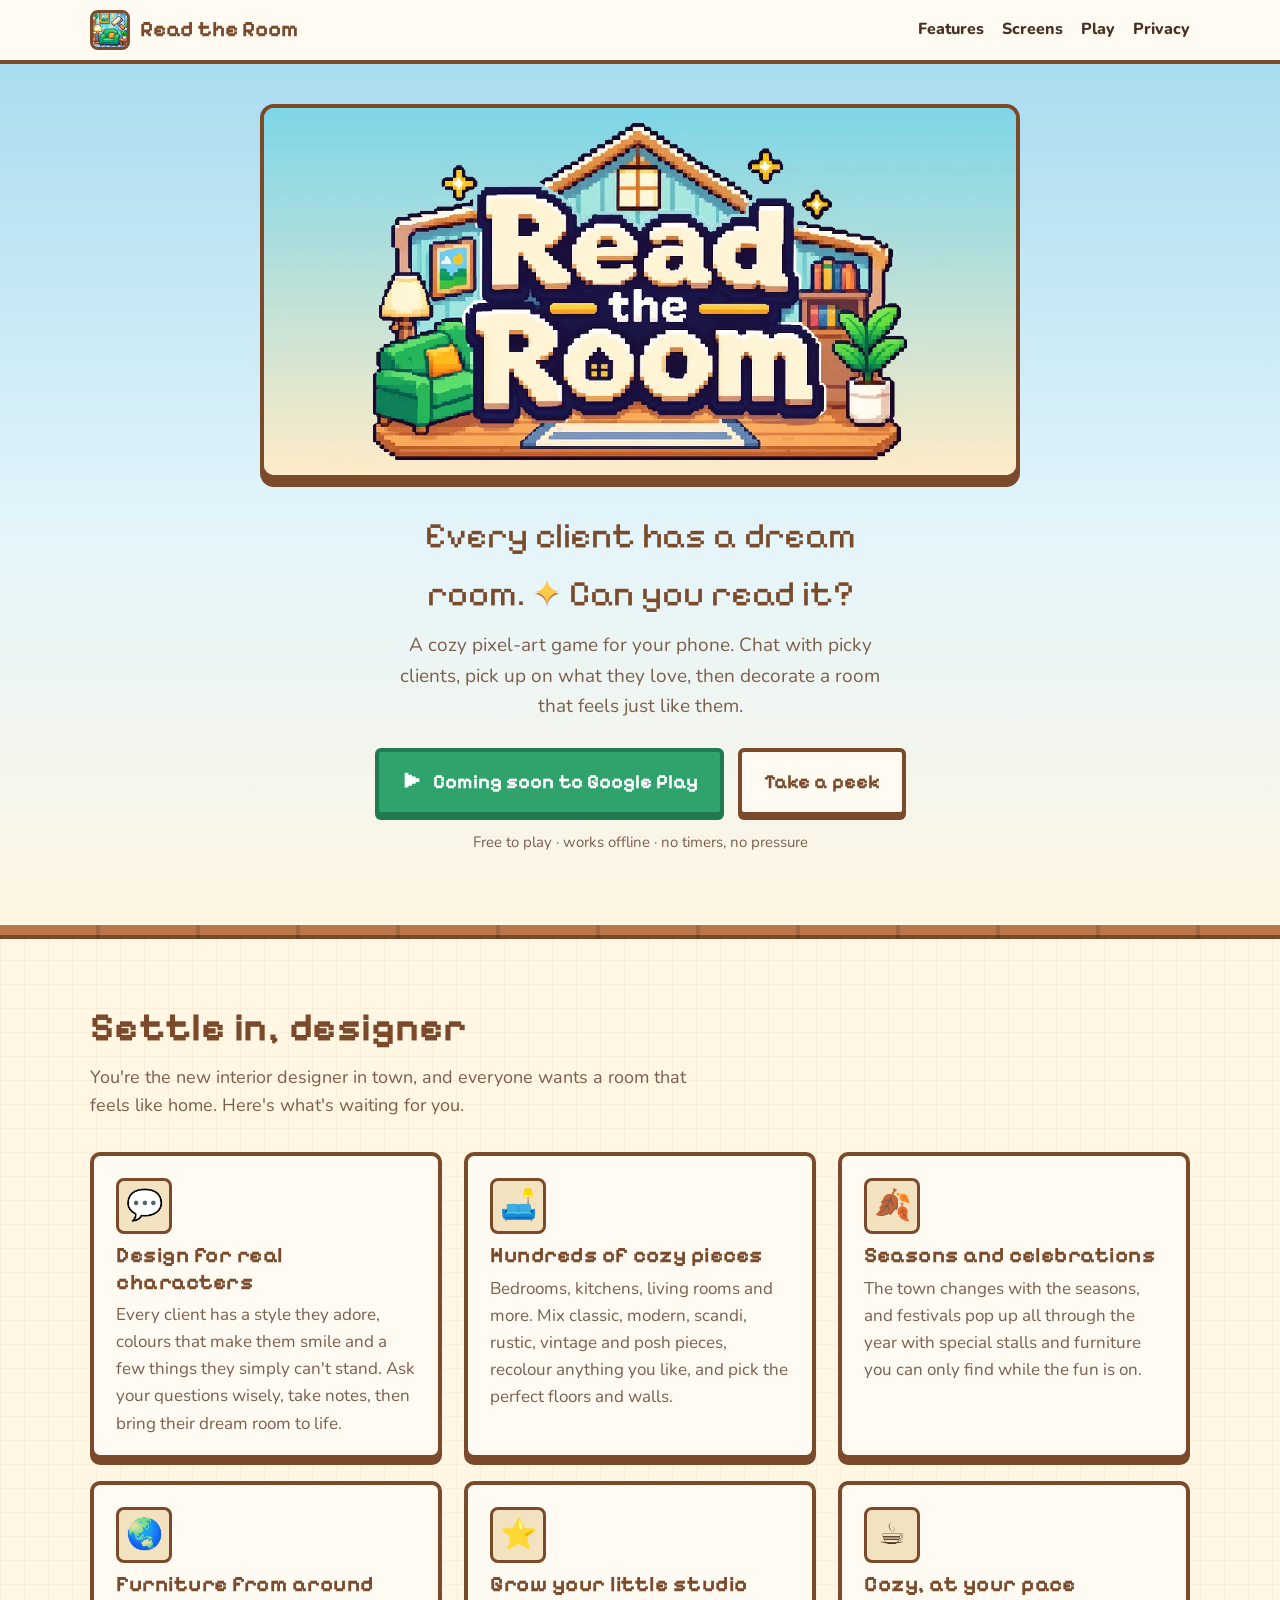
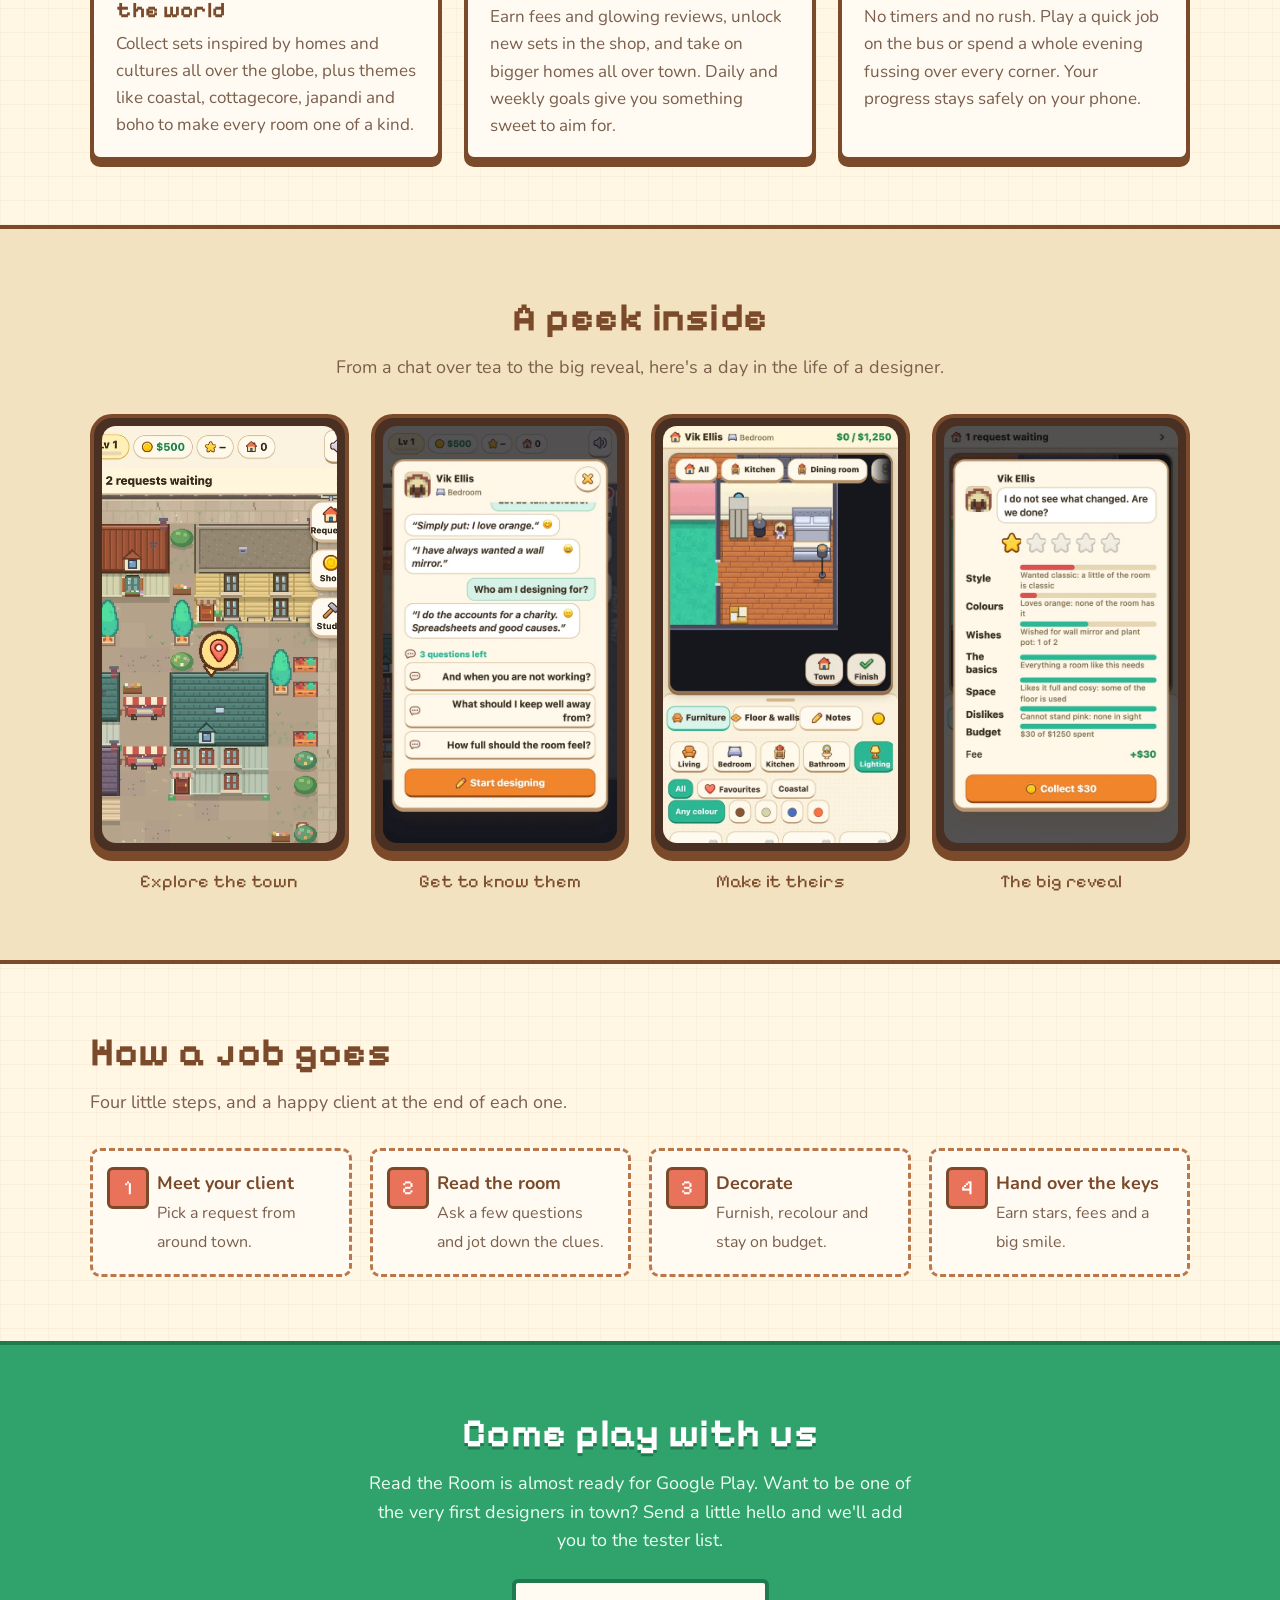
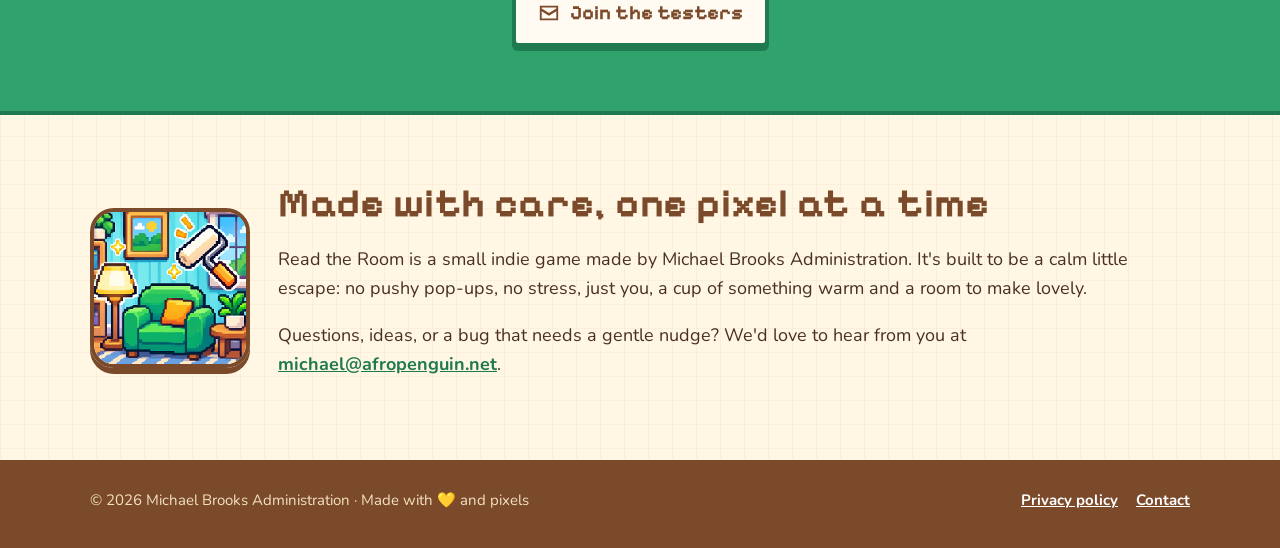
<file: index.html>
<!doctype html>
<html lang="en">
<head>
  <meta charset="utf-8">
  <meta name="viewport" content="width=device-width, initial-scale=1">
  <title>Read the Room · a cozy pixel-art room design game</title>
  <meta name="description" content="Read the Room is a cozy pixel-art mobile game. Interview picky clients, then design the rooms they dream of. Coming soon to Google Play.">
  <meta name="theme-color" content="#a9dcef">
  <link rel="icon" type="image/png" href="img/favicon.png">
  <link rel="apple-touch-icon" href="img/apple-touch-icon.png">

  <meta property="og:type" content="website">
  <meta property="og:title" content="Read the Room">
  <meta property="og:description" content="Interview picky clients, then design the cozy pixel-art rooms they dream of.">
  <meta property="og:image" content="https://mbrooks8.github.io/img/og.jpg">
  <meta property="og:url" content="https://mbrooks8.github.io/">
  <meta name="twitter:card" content="summary_large_image">

  <link rel="preconnect" href="https://fonts.googleapis.com">
  <link rel="preconnect" href="https://fonts.gstatic.com" crossorigin>
  <link href="https://fonts.googleapis.com/css2?family=Nunito:wght@400;700;800&family=Pixelify+Sans:wght@500;700&display=swap" rel="stylesheet">
  <link rel="stylesheet" href="style.css">
</head>
<body>
  <a class="skip" href="#main">Skip to the good stuff</a>

  <header class="site-header">
    <div class="wrap">
      <a class="brand" href="./"><img src="img/icon-192.png" alt="" width="40" height="40"><span>Read the Room</span></a>
      <nav class="nav" aria-label="Main">
        <a class="hide-sm" href="#features">Features</a>
        <a class="hide-sm" href="#screens">Screens</a>
        <a href="#play">Play</a>
        <a href="privacy.html">Privacy</a>
      </nav>
    </div>
  </header>

  <main id="main">
    <!-- Hero -->
    <section class="hero">
      <div class="wrap">
        <img class="hero-art pixel" src="img/hero.webp" width="1024" height="500"
             alt="Read the Room logo over a cozy pixel-art living room with a green armchair, a lamp and a paint roller">
        <p class="tagline">Every client has a dream room. <span class="sparkle">✦</span> Can you read it?</p>
        <p class="lede">A cozy pixel-art game for your phone. Chat with picky clients, pick up on what they love, then decorate a room that feels just like them.</p>
        <div class="cta-row">
          <a class="btn" href="#play">
            <svg viewBox="0 0 24 24" aria-hidden="true"><path fill="currentColor" d="M4 2h4v2h4v2h4v2h4v4h-4v2h-4v2H8v2H4z"/></svg>
            Coming soon to Google Play
          </a>
          <a class="btn alt" href="#features">Take a peek</a>
        </div>
        <p class="soon-note">Free to play · works offline · no timers, no pressure</p>
      </div>
    </section>

    <hr class="plank">

    <!-- Features -->
    <section id="features">
      <div class="wrap">
        <h2>Settle in, designer</h2>
        <p class="section-intro">You're the new interior designer in town, and everyone wants a room that feels like home. Here's what's waiting for you.</p>

        <div class="features">
          <article class="card">
            <div class="icon" aria-hidden="true">💬</div>
            <h3>Design for real characters</h3>
            <p>Every client has a style they adore, colours that make them smile and a few things they simply can't stand. Ask your questions wisely, take notes, then bring their dream room to life.</p>
          </article>
          <article class="card">
            <div class="icon" aria-hidden="true">🛋️</div>
            <h3>Hundreds of cozy pieces</h3>
            <p>Bedrooms, kitchens, living rooms and more. Mix classic, modern, scandi, rustic, vintage and posh pieces, recolour anything you like, and pick the perfect floors and walls.</p>
          </article>
          <article class="card">
            <div class="icon" aria-hidden="true">🍂</div>
            <h3>Seasons and celebrations</h3>
            <p>The town changes with the seasons, and festivals pop up all through the year with special stalls and furniture you can only find while the fun is on.</p>
          </article>
          <article class="card">
            <div class="icon" aria-hidden="true">🌏</div>
            <h3>Furniture from around the world</h3>
            <p>Collect sets inspired by homes and cultures all over the globe, plus themes like coastal, cottagecore, japandi and boho to make every room one of a kind.</p>
          </article>
          <article class="card">
            <div class="icon" aria-hidden="true">⭐</div>
            <h3>Grow your little studio</h3>
            <p>Earn fees and glowing reviews, unlock new sets in the shop, and take on bigger homes all over town. Daily and weekly goals give you something sweet to aim for.</p>
          </article>
          <article class="card">
            <div class="icon" aria-hidden="true">☕</div>
            <h3>Cozy, at your pace</h3>
            <p>No timers and no rush. Play a quick job on the bus or spend a whole evening fussing over every corner. Your progress stays safely on your phone.</p>
          </article>
        </div>
      </div>
    </section>

    <!-- Screenshots -->
    <section id="screens" class="shots-band">
      <div class="wrap">
        <h2 class="center">A peek inside</h2>
        <p class="section-intro center" style="margin-inline:auto">From a chat over tea to the big reveal, here's a day in the life of a designer.</p>
        <div class="shots">
          <figure>
            <div class="phone"><img src="img/town.webp" width="540" height="810" loading="lazy" alt="The pixel-art town map with houses waiting for a designer"></div>
            <figcaption>Explore the town</figcaption>
          </figure>
          <figure>
            <div class="phone"><img src="img/interview.webp" width="540" height="960" loading="lazy" alt="Chatting with a client to learn their style"></div>
            <figcaption>Get to know them</figcaption>
          </figure>
          <figure>
            <div class="phone"><img src="img/design.webp" width="540" height="960" loading="lazy" alt="Decorating a bedroom with furniture from the catalogue"></div>
            <figcaption>Make it theirs</figcaption>
          </figure>
          <figure>
            <div class="phone"><img src="img/review.webp" width="540" height="960" loading="lazy" alt="The client reviewing the finished room with a star rating"></div>
            <figcaption>The big reveal</figcaption>
          </figure>
        </div>
      </div>
    </section>

    <!-- How it plays -->
    <section>
      <div class="wrap">
        <h2>How a job goes</h2>
        <p class="section-intro">Four little steps, and a happy client at the end of each one.</p>
        <div class="steps">
          <div class="step"><strong>Meet your client</strong><span>Pick a request from around town.</span></div>
          <div class="step"><strong>Read the room</strong><span>Ask a few questions and jot down the clues.</span></div>
          <div class="step"><strong>Decorate</strong><span>Furnish, recolour and stay on budget.</span></div>
          <div class="step"><strong>Hand over the keys</strong><span>Earn stars, fees and a big smile.</span></div>
        </div>
      </div>
    </section>

    <!-- Play / tester sign-up -->
    <section id="play" class="signup">
      <div class="wrap">
        <h2>Come play with us</h2>
        <p>Read the Room is almost ready for Google Play. Want to be one of the very first designers in town? Send a little hello and we'll add you to the tester list.</p>
        <div class="cta-row">
          <!-- When the Play listing is live, change this href to:
               https://play.google.com/store/apps/details?id=com.afropenguin.readtheroom
               and the label to "Get it on Google Play". -->
          <a class="btn alt" href="mailto:michael@afropenguin.net?subject=I%27d%20love%20to%20test%20Read%20the%20Room">
            <svg viewBox="0 0 24 24" aria-hidden="true"><path fill="currentColor" d="M2 4h20v16H2zm2 2v1l8 5 8-5V6zm0 4v8h16v-8l-8 5z"/></svg>
            Join the testers
          </a>
        </div>
      </div>
    </section>

    <!-- Developer -->
    <section id="about">
      <div class="wrap dev">
        <img class="pixel" src="img/icon-192.png" width="160" height="160" alt="Read the Room app icon">
        <div>
          <h2>Made with care, one pixel at a time</h2>
          <p>Read the Room is a small indie game made by Michael Brooks Administration. It's built to be a calm little escape: no pushy pop-ups, no stress, just you, a cup of something warm and a room to make lovely.</p>
          <p>Questions, ideas, or a bug that needs a gentle nudge? We'd love to hear from you at <a href="mailto:michael@afropenguin.net">michael@afropenguin.net</a>.</p>
        </div>
      </div>
    </section>
  </main>

  <footer class="site-footer">
    <div class="wrap">
      <span>© 2026 Michael Brooks Administration · Made with 💛 and pixels</span>
      <nav aria-label="Footer">
        <a href="privacy.html">Privacy policy</a>
        <a href="mailto:michael@afropenguin.net">Contact</a>
      </nav>
    </div>
  </footer>
</body>
</html>
</file>
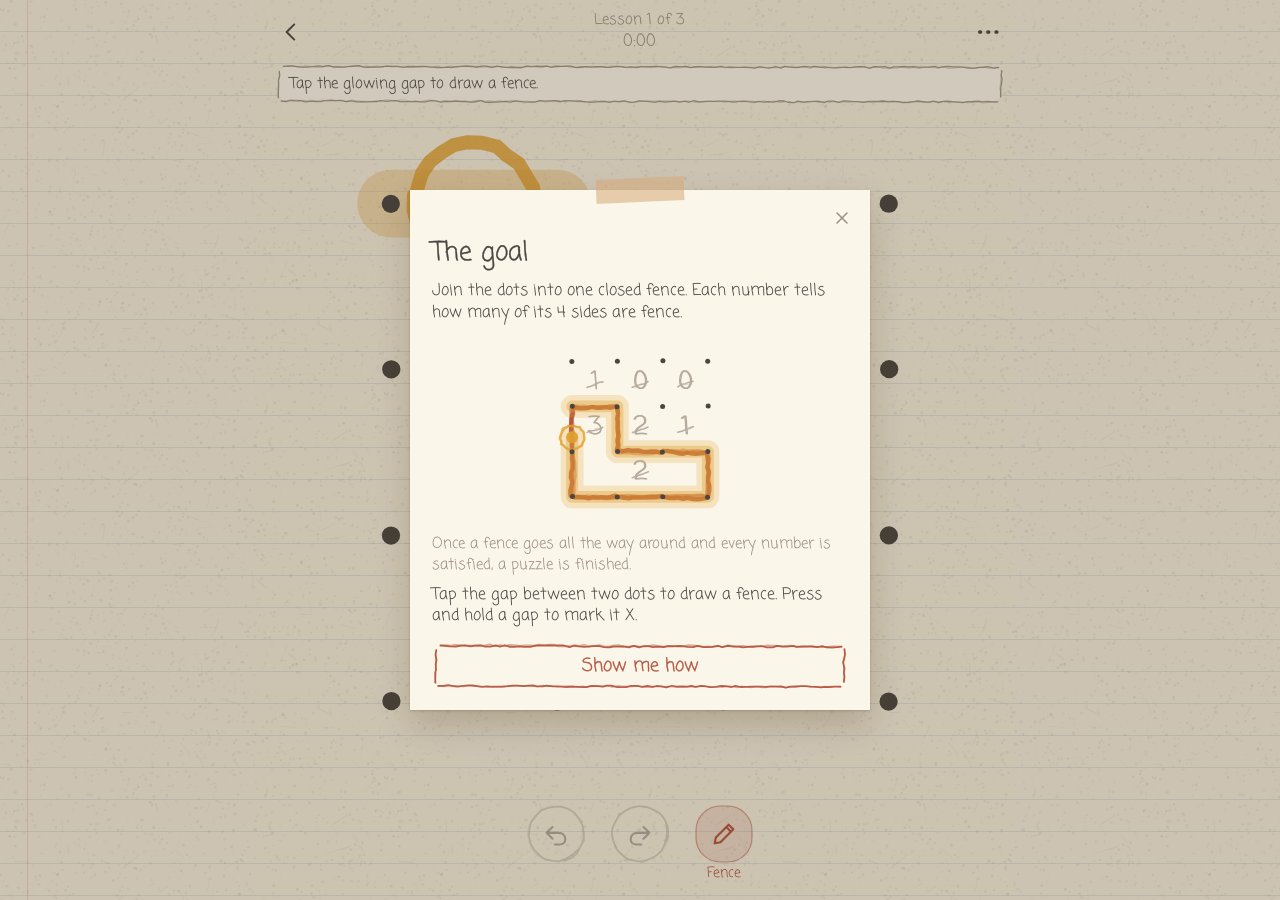
<file: fenceline/index.html>
<!doctype html>
<html lang="en">
<head>
<meta charset="utf-8">
<meta name="viewport" content="width=device-width, initial-scale=1, viewport-fit=cover">
<title>Fenceline</title>
<meta name="description" content="A cozy pencil-and-paper loop puzzle. Draw one fence, mind the numbers.">
<meta name="color-scheme" content="light dark">
<meta name="theme-color" content="#F5EDDC">
<meta name="mobile-web-app-capable" content="yes">
<meta name="apple-mobile-web-app-capable" content="yes">
<meta name="apple-mobile-web-app-title" content="Fenceline">
<meta name="apple-mobile-web-app-status-bar-style" content="default">
<meta name="format-detection" content="telephone=no">
<link rel="manifest" href="manifest.webmanifest">
<link rel="icon" type="image/png" sizes="192x192" href="icons/icon-192.png">
<link rel="apple-touch-icon" href="icons/apple-touch-icon.png">
<link rel="preload" href="fonts/coming-soon.woff2" as="font" type="font/woff2" crossorigin>
<link rel="stylesheet" href="style.css">
<script type="module" src="app.js"></script>
</head>
<body>
<div id="app"><noscript><p style="padding:24px">Fenceline needs JavaScript to draw the board.</p></noscript></div>
</body>
</html>
</file>
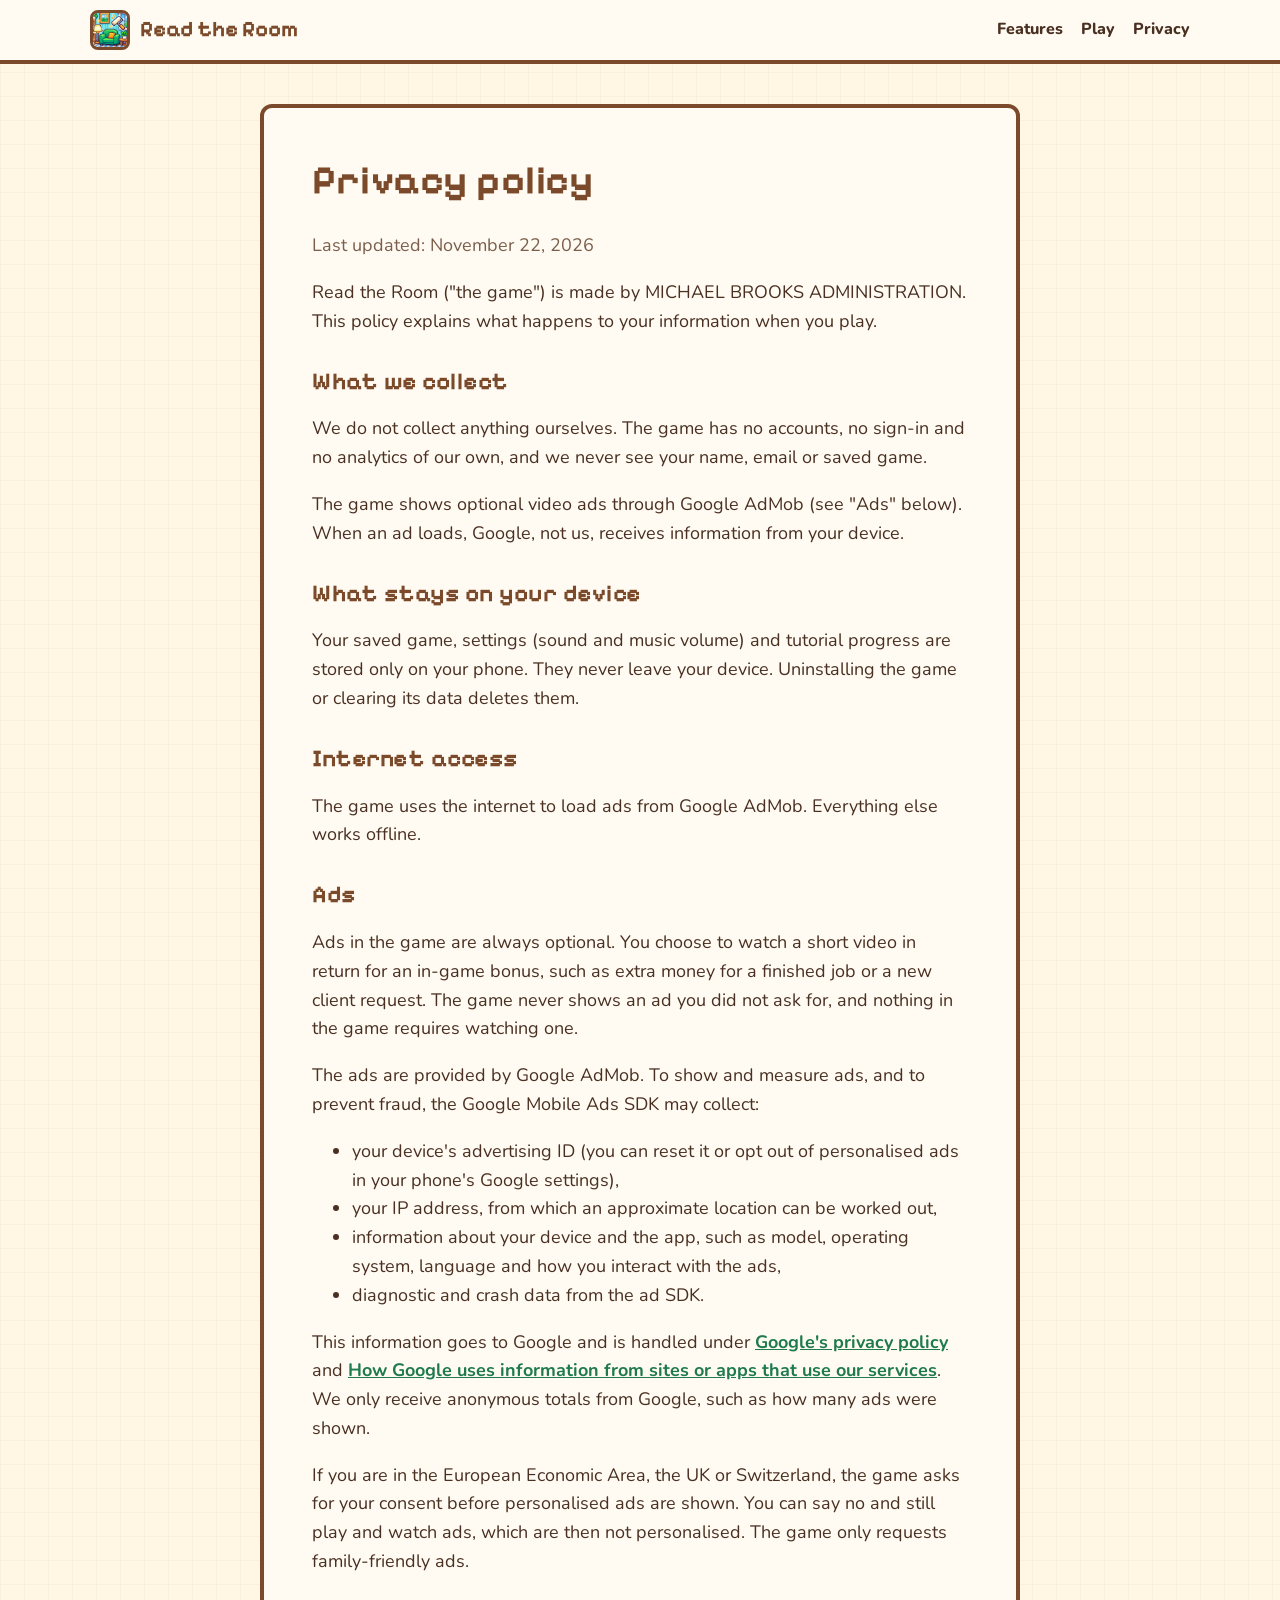
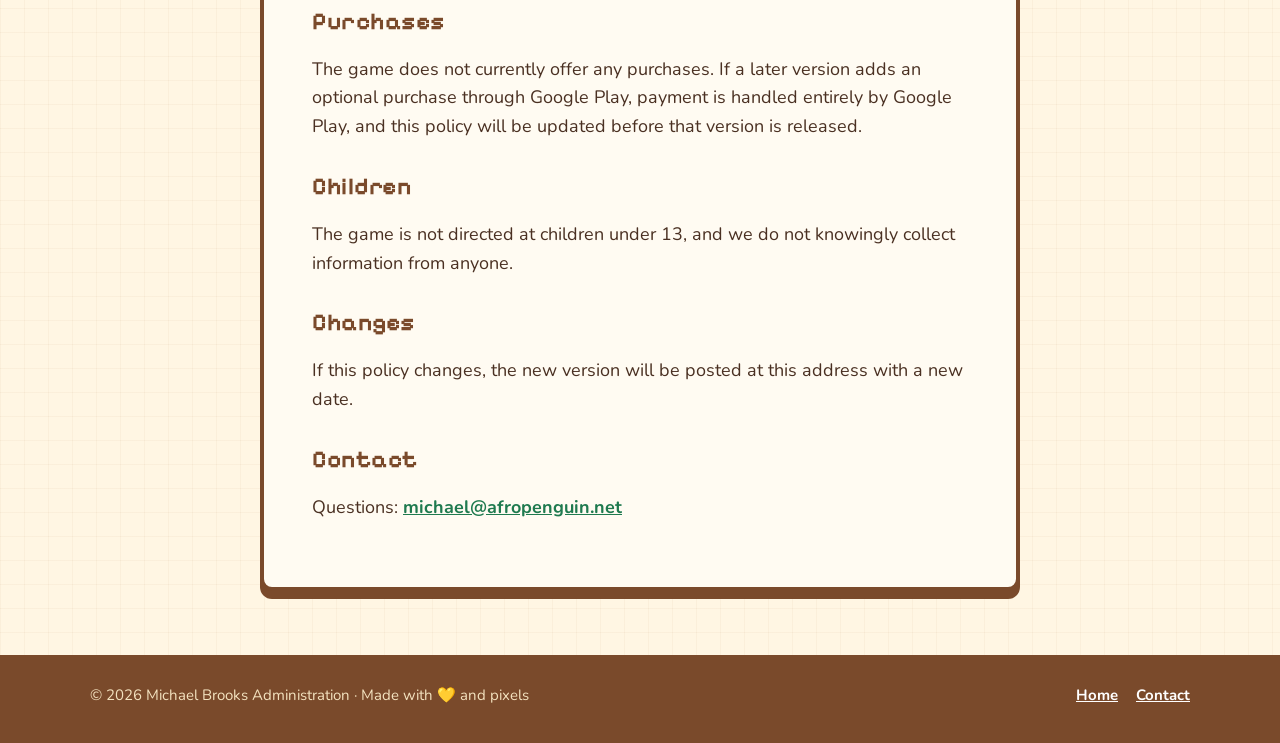
<file: privacy.html>
<!doctype html>
<html lang="en">
<head>
  <meta charset="utf-8">
  <meta name="viewport" content="width=device-width, initial-scale=1">
  <title>Privacy policy · Read the Room</title>
  <meta name="description" content="How Read the Room handles your information: your saved game stays on your phone, and optional ads come from Google AdMob.">
  <meta name="theme-color" content="#a9dcef">
  <link rel="icon" type="image/png" href="img/favicon.png">
  <link rel="preconnect" href="https://fonts.googleapis.com">
  <link rel="preconnect" href="https://fonts.gstatic.com" crossorigin>
  <link href="https://fonts.googleapis.com/css2?family=Nunito:wght@400;700;800&family=Pixelify+Sans:wght@500;700&display=swap" rel="stylesheet">
  <link rel="stylesheet" href="style.css">
</head>
<body>
  <header class="site-header">
    <div class="wrap">
      <a class="brand" href="./"><img src="img/icon-192.png" alt="" width="40" height="40"><span>Read the Room</span></a>
      <nav class="nav" aria-label="Main">
        <a href="./#features">Features</a>
        <a href="./#play">Play</a>
        <a href="privacy.html" aria-current="page">Privacy</a>
      </nav>
    </div>
  </header>

  <main class="page">
    <div class="wrap">
      <article class="paper">
        <h1>Privacy policy</h1>
        <p class="updated">Last updated: November 22, 2026</p>

        <p>Read the Room ("the game") is made by MICHAEL BROOKS ADMINISTRATION. This policy explains what happens to your information when you play.</p>

        <h2>What we collect</h2>
        <p>We do not collect anything ourselves. The game has no accounts, no sign-in and no analytics of our own, and we never see your name, email or saved game.</p>
        <p>The game shows optional video ads through Google AdMob (see "Ads" below). When an ad loads, Google, not us, receives information from your device.</p>

        <h2>What stays on your device</h2>
        <p>Your saved game, settings (sound and music volume) and tutorial progress are stored only on your phone. They never leave your device. Uninstalling the game or clearing its data deletes them.</p>

        <h2>Internet access</h2>
        <p>The game uses the internet to load ads from Google AdMob. Everything else works offline.</p>

        <h2>Ads</h2>
        <p>Ads in the game are always optional. You choose to watch a short video in return for an in-game bonus, such as extra money for a finished job or a new client request. The game never shows an ad you did not ask for, and nothing in the game requires watching one.</p>
        <p>The ads are provided by Google AdMob. To show and measure ads, and to prevent fraud, the Google Mobile Ads SDK may collect:</p>
        <ul>
          <li>your device's advertising ID (you can reset it or opt out of personalised ads in your phone's Google settings),</li>
          <li>your IP address, from which an approximate location can be worked out,</li>
          <li>information about your device and the app, such as model, operating system, language and how you interact with the ads,</li>
          <li>diagnostic and crash data from the ad SDK.</li>
        </ul>
        <p>This information goes to Google and is handled under <a href="https://policies.google.com/privacy">Google's privacy policy</a> and <a href="https://policies.google.com/technologies/partner-sites">How Google uses information from sites or apps that use our services</a>. We only receive anonymous totals from Google, such as how many ads were shown.</p>
        <p>If you are in the European Economic Area, the UK or Switzerland, the game asks for your consent before personalised ads are shown. You can say no and still play and watch ads, which are then not personalised. The game only requests family-friendly ads.</p>

        <h2>Purchases</h2>
        <p>The game does not currently offer any purchases. If a later version adds an optional purchase through Google Play, payment is handled entirely by Google Play, and this policy will be updated before that version is released.</p>

        <h2>Children</h2>
        <p>The game is not directed at children under 13, and we do not knowingly collect information from anyone.</p>

        <h2>Changes</h2>
        <p>If this policy changes, the new version will be posted at this address with a new date.</p>

        <h2>Contact</h2>
        <p>Questions: <a href="mailto:michael@afropenguin.net">michael@afropenguin.net</a></p>
      </article>
    </div>
  </main>

  <footer class="site-footer">
    <div class="wrap">
      <span>© 2026 Michael Brooks Administration · Made with 💛 and pixels</span>
      <nav aria-label="Footer">
        <a href="./">Home</a>
        <a href="mailto:michael@afropenguin.net">Contact</a>
      </nav>
    </div>
  </footer>
</body>
</html>
</file>
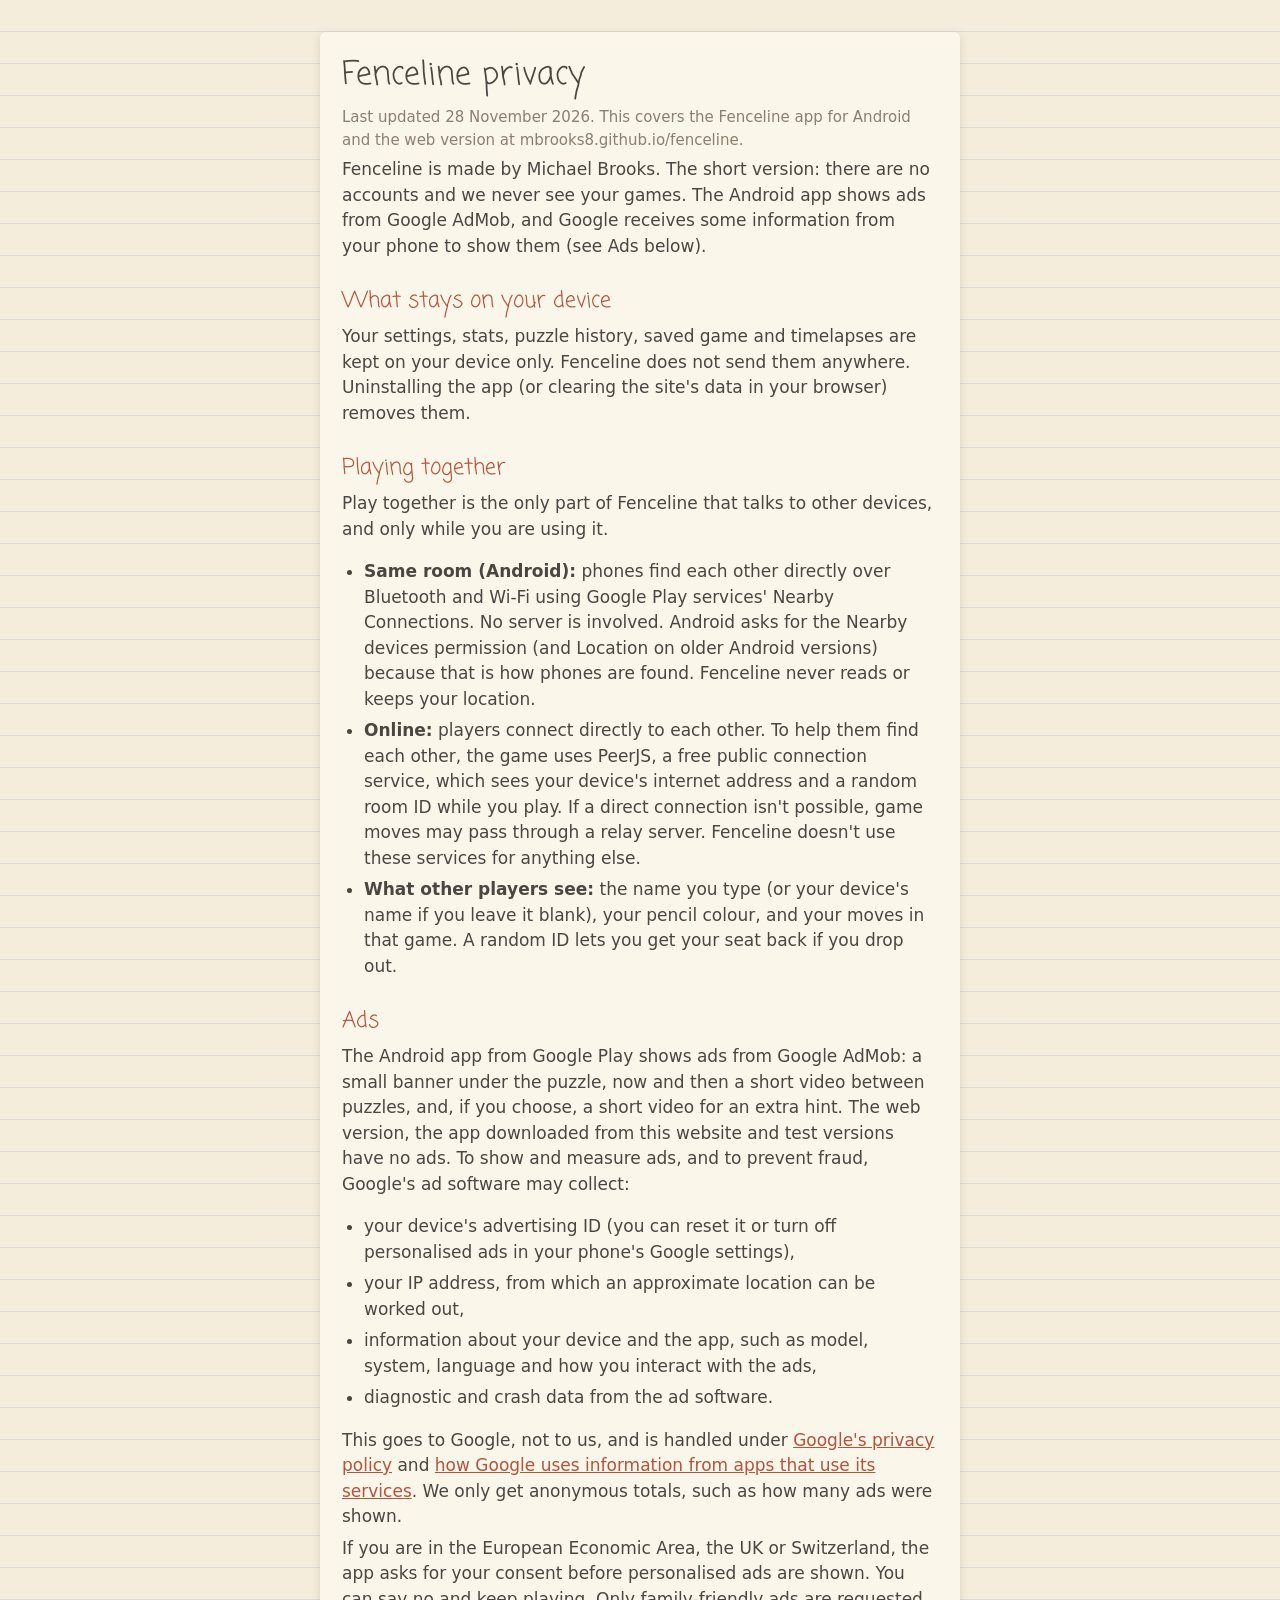
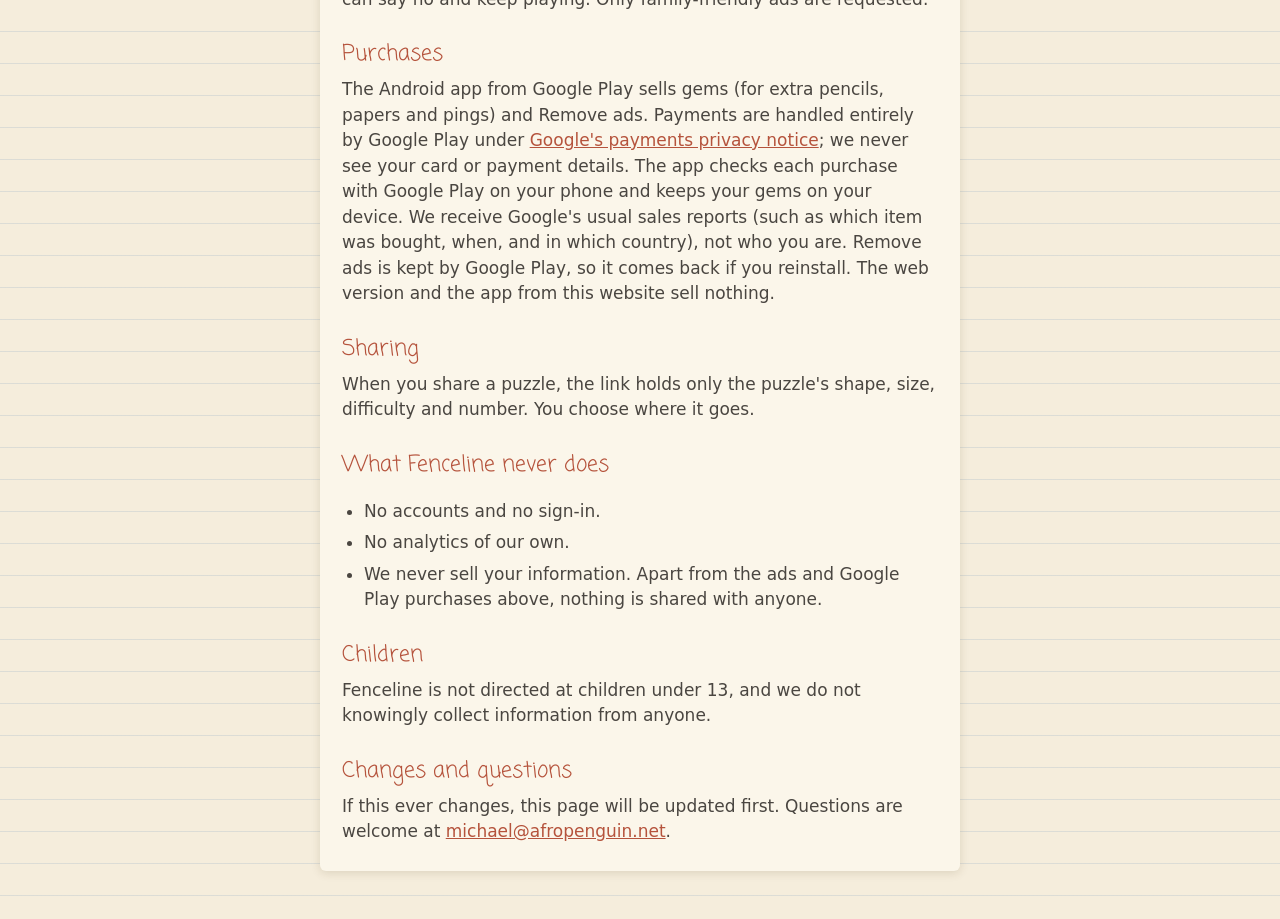
<file: fenceline/privacy.html>
<!doctype html>
<html lang="en">
<head>
<meta charset="utf-8">
<meta name="viewport" content="width=device-width, initial-scale=1">
<title>Fenceline privacy</title>
<meta name="description" content="What Fenceline keeps, what it sends, and what it never does.">
<meta name="color-scheme" content="light dark">
<link rel="icon" type="image/png" sizes="192x192" href="icons/icon-192.png">
<style>
  @font-face { font-family: "Coming Soon"; src: url("fonts/coming-soon.woff2") format("woff2"); font-display: swap; }
  :root { --paper: #F5EDDC; --ink: #4A4641; --soft: #8A7F70; --accent: #B5533C; --card: #FBF6EA; --ruling: rgba(91,136,181,.165); }
  @media (prefers-color-scheme: dark) {
    :root { --paper: #2A2520; --ink: #E8DFD0; --soft: #A89E8E; --accent: #E59A7E; --card: #35302A; --ruling: rgba(63,110,156,.13); }
  }
  html { background: var(--paper); }
  body {
    margin: 0; color: var(--ink); background-color: var(--paper);
    background-image: repeating-linear-gradient(to bottom, transparent 0 31px, var(--ruling) 31px 32px);
    font: 17px/1.5 system-ui, -apple-system, "Segoe UI", Roboto, sans-serif;
  }
  main { max-width: 640px; margin: 0 auto; padding: 32px 16px 48px; }
  .card { background: var(--card); border-radius: 6px; padding: 20px 22px; box-shadow: 0 2px 10px rgba(80,60,20,.15); }
  h1, h2 { font-family: "Coming Soon", "Chalkboard SE", cursive; font-weight: 400; }
  h1 { font-size: 32px; margin: 0 0 4px; }
  h2 { font-size: 22px; margin: 26px 0 4px; color: var(--accent); }
  p, li { margin: 6px 0; }
  ul { padding-left: 22px; }
  .soft { color: var(--soft); font-size: 15px; }
  a { color: var(--accent); }
</style>
</head>
<body>
<main>
<div class="card">
<h1>Fenceline privacy</h1>
<p class="soft">Last updated 28 November 2026. This covers the Fenceline app for Android and the web version at mbrooks8.github.io/fenceline.</p>

<p>Fenceline is made by Michael Brooks. The short version: there are no accounts and we never see your games. The Android app shows ads from Google AdMob, and Google receives some information from your phone to show them (see Ads below).</p>

<h2>What stays on your device</h2>
<p>Your settings, stats, puzzle history, saved game and timelapses are kept on your device only. Fenceline does not send them anywhere. Uninstalling the app (or clearing the site's data in your browser) removes them.</p>

<h2>Playing together</h2>
<p>Play together is the only part of Fenceline that talks to other devices, and only while you are using it.</p>
<ul>
  <li><b>Same room (Android):</b> phones find each other directly over Bluetooth and Wi-Fi using Google Play services' Nearby Connections. No server is involved. Android asks for the Nearby devices permission (and Location on older Android versions) because that is how phones are found. Fenceline never reads or keeps your location.</li>
  <li><b>Online:</b> players connect directly to each other. To help them find each other, the game uses PeerJS, a free public connection service, which sees your device's internet address and a random room ID while you play. If a direct connection isn't possible, game moves may pass through a relay server. Fenceline doesn't use these services for anything else.</li>
  <li><b>What other players see:</b> the name you type (or your device's name if you leave it blank), your pencil colour, and your moves in that game. A random ID lets you get your seat back if you drop out.</li>
</ul>

<h2>Ads</h2>
<p>The Android app from Google Play shows ads from Google AdMob: a small banner under the puzzle, now and then a short video between puzzles, and, if you choose, a short video for an extra hint. The web version, the app downloaded from this website and test versions have no ads. To show and measure ads, and to prevent fraud, Google's ad software may collect:</p>
<ul>
  <li>your device's advertising ID (you can reset it or turn off personalised ads in your phone's Google settings),</li>
  <li>your IP address, from which an approximate location can be worked out,</li>
  <li>information about your device and the app, such as model, system, language and how you interact with the ads,</li>
  <li>diagnostic and crash data from the ad software.</li>
</ul>
<p>This goes to Google, not to us, and is handled under <a href="https://policies.google.com/privacy">Google's privacy policy</a> and <a href="https://policies.google.com/technologies/partner-sites">how Google uses information from apps that use its services</a>. We only get anonymous totals, such as how many ads were shown.</p>
<p>If you are in the European Economic Area, the UK or Switzerland, the app asks for your consent before personalised ads are shown. You can say no and keep playing. Only family-friendly ads are requested.</p>

<h2>Purchases</h2>
<p>The Android app from Google Play sells gems (for extra pencils, papers and pings) and Remove ads. Payments are handled entirely by Google Play under <a href="https://payments.google.com/payments/apis-secure/u/0/get_legal_document?ldo=0&amp;ldt=privacynotice">Google's payments privacy notice</a>; we never see your card or payment details. The app checks each purchase with Google Play on your phone and keeps your gems on your device. We receive Google's usual sales reports (such as which item was bought, when, and in which country), not who you are. Remove ads is kept by Google Play, so it comes back if you reinstall. The web version and the app from this website sell nothing.</p>

<h2>Sharing</h2>
<p>When you share a puzzle, the link holds only the puzzle's shape, size, difficulty and number. You choose where it goes.</p>

<h2>What Fenceline never does</h2>
<ul>
  <li>No accounts and no sign-in.</li>
  <li>No analytics of our own.</li>
  <li>We never sell your information. Apart from the ads and Google Play purchases above, nothing is shared with anyone.</li>
</ul>

<h2>Children</h2>
<p>Fenceline is not directed at children under 13, and we do not knowingly collect information from anyone.</p>

<h2>Changes and questions</h2>
<p>If this ever changes, this page will be updated first. Questions are welcome at <a href="mailto:michael@afropenguin.net">michael@afropenguin.net</a>.</p>
</div>
</main>
</body>
</html>
</file>
<file: style.css>
/* Read the Room: site styles. Plain CSS, no build step. */
:root {
  --cream: #fff6e3;
  --paper: #fffbf2;
  --sand: #f3e2bf;
  --wood: #b9774a;
  --wood-dark: #7a4a2b;
  --ink: #4a3022;
  --ink-soft: #7b5e4b;
  --leaf: #2fa36b;
  --leaf-dark: #1f7a4f;
  --sky: #a9dcef;
  --sky-light: #e4f5fb;
  --sun: #ffc94a;
  --berry: #e8735a;
  --px: 4px; /* one "pixel" of our chunky borders */
  --radius: 6px;
  --shadow: 0 var(--px) 0 var(--wood-dark);
  --font-pixel: "Pixelify Sans", "Press Start 2P", ui-monospace, monospace;
  --font-body: "Nunito", system-ui, -apple-system, "Segoe UI", sans-serif;
}

* { box-sizing: border-box; }

html { scroll-behavior: smooth; }

body {
  margin: 0;
  background: var(--cream);
  color: var(--ink);
  font-family: var(--font-body);
  font-size: 18px;
  line-height: 1.6;
  /* soft graph-paper pattern, like the in-game notebook */
  background-image:
    linear-gradient(rgba(185, 119, 74, .06) 1px, transparent 1px),
    linear-gradient(90deg, rgba(185, 119, 74, .06) 1px, transparent 1px);
  background-size: 24px 24px;
}

img { max-width: 100%; height: auto; display: block; }
.pixel { image-rendering: pixelated; }

a { color: var(--leaf-dark); font-weight: 700; }
a:hover { color: var(--berry); }

h1, h2, h3 {
  font-family: var(--font-pixel);
  font-weight: 700;
  line-height: 1.2;
  letter-spacing: .5px;
  color: var(--wood-dark);
}
h2 { font-size: clamp(28px, 5vw, 40px); margin: 0 0 12px; }
h3 { font-size: 22px; margin: 8px 0 6px; }

.wrap { width: min(1100px, 100% - 32px); margin-inline: auto; }

.skip {
  position: absolute; left: -9999px; top: 8px;
  background: var(--paper); padding: 8px 12px; border: var(--px) solid var(--wood-dark);
}
.skip:focus { left: 8px; z-index: 10; }

/* ---------- Header ---------- */
.site-header {
  position: sticky; top: 0; z-index: 5;
  background: var(--paper);
  border-bottom: var(--px) solid var(--wood-dark);
}
.site-header .wrap {
  display: flex; align-items: center; justify-content: space-between;
  gap: 12px; padding: 10px 0;
}
.brand {
  display: flex; align-items: center; gap: 10px;
  text-decoration: none; color: var(--wood-dark);
  font-family: var(--font-pixel); font-size: 22px;
}
.brand img { width: 40px; height: 40px; border-radius: 8px; border: 3px solid var(--wood-dark); }
.nav { display: flex; gap: 18px; flex-wrap: wrap; }
.nav a { text-decoration: none; color: var(--ink); font-weight: 800; font-size: 16px; }
.nav a:hover { color: var(--leaf-dark); }
@media (max-width: 640px) {
  .nav { gap: 12px; }
  .nav a { font-size: 15px; }
  .nav .hide-sm { display: none; }
  .brand { white-space: nowrap; }
  .brand span { font-size: 17px; }
  .brand img { width: 34px; height: 34px; }
}

/* ---------- Buttons ---------- */
.btn {
  display: inline-flex; align-items: center; justify-content: center; gap: 10px;
  padding: 14px 22px;
  font-family: var(--font-pixel); font-size: 20px; font-weight: 700;
  text-decoration: none; color: #fff;
  background: var(--leaf);
  border: var(--px) solid var(--leaf-dark);
  border-radius: var(--radius);
  box-shadow: 0 var(--px) 0 var(--leaf-dark);
  transition: transform .08s ease, box-shadow .08s ease;
  cursor: pointer;
}
.btn:hover { color: #fff; transform: translateY(-2px); box-shadow: 0 calc(var(--px) + 2px) 0 var(--leaf-dark); }
.btn:active { transform: translateY(var(--px)); box-shadow: 0 0 0 var(--leaf-dark); }
.btn.alt {
  background: var(--paper); color: var(--wood-dark);
  border-color: var(--wood-dark); box-shadow: var(--shadow);
}
.btn.alt:hover { color: var(--wood-dark); box-shadow: 0 calc(var(--px) + 2px) 0 var(--wood-dark); }
.btn svg { width: 22px; height: 22px; flex: none; }

/* ---------- Hero ---------- */
.hero {
  background: linear-gradient(180deg, var(--sky) 0%, var(--sky-light) 55%, var(--cream) 100%);
  padding: 40px 0 56px;
  text-align: center;
  overflow: hidden;
}
.hero-art {
  width: min(760px, 100%);
  margin: 0 auto 8px;
  border-radius: 14px;
  border: var(--px) solid var(--wood-dark);
  box-shadow: 0 8px 0 var(--wood-dark);
  background: var(--paper);
}
.tagline {
  font-family: var(--font-pixel);
  font-size: clamp(24px, 4.4vw, 36px);
  color: var(--wood-dark);
  margin: 28px auto 8px;
  max-width: 24ch;
}
.lede { max-width: 46ch; margin: 0 auto 26px; color: var(--ink-soft); font-size: 19px; }
.cta-row { display: flex; gap: 14px; justify-content: center; flex-wrap: wrap; }
.soon-note { margin-top: 14px; font-size: 15px; color: var(--ink-soft); }

.sparkle { color: var(--sun); text-shadow: 0 2px 0 var(--wood); }

/* ---------- Sections ---------- */
section { padding: 64px 0; }
.section-intro { max-width: 56ch; color: var(--ink-soft); margin: 0 0 32px; }
.center { text-align: center; }
.center .section-intro { margin-inline: auto; }

/* Shelf divider, like a little wooden plank */
.plank {
  height: 14px; margin: 0;
  background:
    repeating-linear-gradient(90deg, transparent 0 96px, rgba(0,0,0,.12) 96px 100px),
    linear-gradient(var(--wood) 0 70%, var(--wood-dark) 70%);
  border: 0;
}

/* ---------- Features ---------- */
.features {
  display: grid; gap: 22px;
  grid-template-columns: repeat(3, 1fr);
}
@media (max-width: 900px) { .features { grid-template-columns: repeat(2, 1fr); } }
@media (max-width: 600px) { .features { grid-template-columns: 1fr; } }
.card {
  background: var(--paper);
  border: var(--px) solid var(--wood-dark);
  border-radius: 10px;
  box-shadow: 0 6px 0 var(--wood-dark);
  padding: 22px 22px 18px;
}
.card .icon {
  width: 56px; height: 56px; display: grid; place-items: center;
  font-size: 30px;
  background: var(--sand); border: 3px solid var(--wood-dark); border-radius: 8px;
}
.card p { margin: 6px 0 0; color: var(--ink-soft); font-size: 17px; }

/* ---------- Screenshots ---------- */
.shots-band { background: var(--sand); border-block: var(--px) solid var(--wood-dark); }
.shots {
  display: grid; gap: 22px;
  grid-template-columns: repeat(4, 1fr);
}
@media (max-width: 900px) {
  .shots {
    grid-template-columns: none; grid-auto-flow: column; grid-auto-columns: 62%;
    overflow-x: auto; scroll-snap-type: x mandatory; padding-bottom: 14px;
    margin-inline: -16px; padding-inline: 16px;
  }
  .shots figure { scroll-snap-align: center; }
}
.shots figure { margin: 0; }
.phone {
  background: var(--ink);
  padding: 8px;
  border-radius: 22px;
  border: var(--px) solid var(--wood-dark);
  box-shadow: 0 6px 0 var(--wood-dark);
}
.phone img { border-radius: 14px; width: 100%; aspect-ratio: 9 / 16; object-fit: cover; object-position: top; }
.shots figcaption {
  text-align: center; margin-top: 12px;
  font-family: var(--font-pixel); font-size: 18px; color: var(--wood-dark);
}

/* ---------- Steps (how it plays) ---------- */
.steps { display: grid; gap: 18px; grid-template-columns: repeat(auto-fit, minmax(200px, 1fr)); counter-reset: step; }
.step { position: relative; padding: 18px 18px 18px 64px; background: var(--paper); border: 3px dashed var(--wood); border-radius: 10px; }
.step::before {
  counter-increment: step; content: counter(step);
  position: absolute; left: 14px; top: 16px;
  width: 36px; height: 36px; display: grid; place-items: center;
  font-family: var(--font-pixel); font-size: 20px; color: #fff;
  background: var(--berry); border: 3px solid var(--wood-dark); border-radius: 6px;
}
.step strong { display: block; color: var(--wood-dark); }
.step span { color: var(--ink-soft); font-size: 16px; }

/* ---------- Play / sign-up ---------- */
.signup {
  background: var(--leaf); color: #fff;
  border-block: var(--px) solid var(--leaf-dark);
  text-align: center;
}
.signup h2 { color: #fff; text-shadow: 0 3px 0 var(--leaf-dark); }
.signup p { max-width: 50ch; margin: 0 auto 24px; color: #effff5; }
.signup .btn.alt { box-shadow: 0 var(--px) 0 var(--leaf-dark); border-color: var(--leaf-dark); }

/* ---------- Developer ---------- */
.dev { display: grid; gap: 28px; grid-template-columns: 160px 1fr; align-items: center; }
.dev img { border-radius: 24px; border: var(--px) solid var(--wood-dark); box-shadow: 0 6px 0 var(--wood-dark); }
@media (max-width: 640px) { .dev { grid-template-columns: 1fr; text-align: center; } .dev img { width: 128px; margin: 0 auto; } }

/* ---------- Footer ---------- */
.site-footer {
  background: var(--wood-dark); color: var(--sand);
  padding: 28px 0 36px; font-size: 15px;
}
.site-footer a { color: #fff; }
.site-footer .wrap { display: flex; flex-wrap: wrap; justify-content: space-between; gap: 12px; }
.site-footer nav { display: flex; gap: 18px; flex-wrap: wrap; }

/* ---------- Text pages (privacy) ---------- */
.page { padding: 40px 0 64px; }
.paper {
  max-width: 760px; margin: 0 auto;
  background: var(--paper);
  border: var(--px) solid var(--wood-dark);
  border-radius: 12px;
  box-shadow: 0 8px 0 var(--wood-dark);
  padding: clamp(22px, 5vw, 48px);
}
.paper h1 { font-size: clamp(28px, 6vw, 40px); margin-top: 0; }
.paper h2 { font-size: 24px; margin-top: 32px; }
.paper .updated { color: var(--ink-soft); margin-top: -6px; }
.paper .note {
  background: var(--sky-light); border: 3px solid var(--sky); border-radius: 8px;
  padding: 12px 16px; font-size: 16px;
}

/* ---------- Motion ---------- */
@media (prefers-reduced-motion: no-preference) {
  .bob { animation: bob 3.2s ease-in-out infinite; }
  @keyframes bob { 50% { transform: translateY(-6px); } }
}
@media (prefers-reduced-motion: reduce) {
  html { scroll-behavior: auto; }
  .btn { transition: none; }
}

:focus-visible { outline: 3px dashed var(--berry); outline-offset: 3px; }
</file>
<file: fenceline/style.css>
@font-face {
  font-family: "Coming Soon";
  src: url("fonts/coming-soon.woff2") format("woff2");
  font-weight: 400;
  font-display: swap;
}

:root {
  --paper: #F5EDDC; --paperShade: #EDE2CC; --ink: #4A4641; --inkSoft: #9A8F80; --done: #6A9A5B;
  --error: #D1495B; --hint: #E0A030; --ruling: rgba(91,136,181,.165); --card: #FBF6EA;
  --accent: #B5533C; --accentTint: rgba(181,83,60,.13); --onAccent: #FFF8EC;
  --note: #FBF1C9; --tape: rgba(214,170,120,.55); --shadow: rgba(80,60,20,.22);
  --hand: "Coming Soon", "Chalkboard SE", "Bradley Hand", "Segoe Print", "Comic Sans MS", cursive;
  --sat: env(safe-area-inset-top, 0px); --sab: env(safe-area-inset-bottom, 0px);
  --sal: env(safe-area-inset-left, 0px); --sar: env(safe-area-inset-right, 0px);
}
@media (prefers-color-scheme: dark) {
  :root:not([data-theme="light"]) {
    --paper: #2A2520; --paperShade: #332D27; --ink: #E8DFD0; --inkSoft: #9C9283; --done: #8FBF82;
    --error: #F08A7A; --hint: #F2C45A; --ruling: rgba(63,110,156,.13); --card: #35302A;
    --note: #4A4232; --tape: rgba(160,120,80,.5); --shadow: rgba(0,0,0,.45);
  }
}

* { box-sizing: border-box; -webkit-tap-highlight-color: transparent; }
html, body { margin: 0; height: 100%; overscroll-behavior: none; }
body {
  background-color: var(--paper);
  background-image:
    linear-gradient(to right, transparent 27px, rgba(192,80,77,.19) 27px, rgba(192,80,77,.19) 28.2px, transparent 28.2px),
    repeating-linear-gradient(to bottom, transparent 0 31px, var(--ruling) 31px 32px),
    var(--motifCorner, none), var(--motifTile, none),
    var(--paperImg, none);
  background-attachment: fixed, local, fixed, fixed, fixed;
  background-repeat: repeat, repeat, no-repeat, repeat, repeat;
  background-size: auto, auto, 132px 88px, var(--motifSize, 240px) var(--motifSize, 240px), auto;
  background-position: 0 0, 0 0, right 4px bottom var(--sab), 0 0, 0 0;
  color: var(--ink);
  font-family: var(--hand);
  font-size: 18px; line-height: 1.35;
  touch-action: manipulation;
  -webkit-text-size-adjust: 100%;
  -webkit-user-select: none; user-select: none;
  -webkit-touch-callout: none;
}
#app { height: 100%; }
/* Moving papers: one oversized layer that slides exactly one tile (240px) and starts again, so it loops without a seam. */
.paperfx { position: fixed; top: -240px; left: -240px; right: -240px; bottom: -240px; z-index: -1; pointer-events: none;
  background-image: var(--fxImg); background-size: 240px 240px; will-change: transform; }
.paperfx.fx-glow::after { content: ""; position: absolute; inset: 0; background-image: var(--fxImg); background-size: 240px 240px;
  background-position: 120px 90px; animation: fxPulse 3.4s ease-in-out infinite alternate; }
.fx-fall { animation: fxFall 30s linear infinite; }
.fx-swim { animation: fxSwim 45s linear infinite; }
.fx-drift { animation: fxDrift 36s linear infinite; }
.fx-glow { animation: fxRise 60s linear infinite; }
@keyframes fxFall { to { transform: translate3d(0, 240px, 0); } }
@keyframes fxSwim { to { transform: translate3d(-240px, 0, 0); } }
@keyframes fxDrift { to { transform: translate3d(240px, 240px, 0); } }
@keyframes fxRise { to { transform: translate3d(0, -240px, 0); } }
@keyframes fxPulse { from { opacity: .35; } to { opacity: 1; } }
@media (prefers-reduced-motion: reduce) { .paperfx, .paperfx::after { animation: none !important; } }
button { font: inherit; color: inherit; }
a { color: var(--accent); }
[hidden] { display: none !important; }

/* ---- sketchy boxes ---- */
.sk { position: relative; isolation: isolate; background: none; border: 0; }
.sk > .sk-bg { position: absolute; top:0; right:0; bottom:0; left:0; width: 100%; height: 100%; z-index: -1; pointer-events: none; }
.btn, .chip {
  display: block; width: 100%; padding: 10px 14px; cursor: pointer; text-align: center;
  color: var(--ink); line-height: 1.25; min-height: 48px;
}
.btn .lbl, .chip .lbl { position: relative; }
.btn:active > .sk-bg, .chip:active > .sk-bg { opacity: .63; }
.btn:focus-visible, .chip:focus-visible, .shapechip:focus-visible, .toggle:focus-visible, .iconbtn:focus-visible { outline: 2px dashed var(--hint); outline-offset: 2px; }
.btn.dim { opacity: .4; }
.chip { padding: 8px 6px; color: var(--inkSoft); min-height: 44px; }
.chip.sel { color: var(--accent); }
.bold, .btn { font-weight: 400; -webkit-text-stroke: .35px currentColor; }

.row { display: flex; gap: 8px; align-items: center; }
.row > * { flex: 1 1 0; min-width: 0; }
.col { display: flex; flex-direction: column; gap: 10px; }
.txt { white-space: pre-line; }
.center { text-align: center; }
.gap6 { margin-top: -4px; } .gap8 { margin-top: -2px; }
.gap10 { margin-top: 0; } .gap12 { margin-top: 2px; } .gap14 { margin-top: 4px; } .gap16 { margin-top: 6px; }
.gap22 { margin-top: 12px; } .gap26 { margin-top: 16px; }

/* ---- menu ---- */
.scroll { height: 100%; overflow-y: auto; -webkit-overflow-scrolling: touch; }
.menu {
  max-width: 480px; margin: 0 auto;
  padding: calc(20px + var(--sat)) calc(20px + var(--sar)) calc(28px + var(--sab)) calc(40px + var(--sal));
}
.title { font-size: 46px; color: var(--accent); margin: 18px 0 0; font-weight: 400; -webkit-text-stroke: .8px currentColor; line-height: 1.1; }
.shapes { gap: 4px; }
.shapechip { height: 78px; background: none; border: 0; padding: 0; cursor: pointer; position: relative; }
.shapechip canvas { position: absolute; top:0; right:0; bottom:0; left:0; width: 100%; height: 100%; pointer-events: none; }
.shapechip:active canvas { opacity: .6; }
.tip { color: var(--inkSoft); font-size: 14px; text-align: center; margin: 10px 0 0; }

/* ---- dialogs ---- */
.overlay {
  position: fixed; top:0; right:0; bottom:0; left:0; z-index: 10; display: flex; align-items: center; justify-content: center;
  background: rgba(30,24,18,.38); padding: calc(16px + var(--sat)) 16px calc(16px + var(--sab));
  animation: fade .14s ease-out;
}
.overlay.closing { opacity: 0; transition: opacity .14s; pointer-events: none; }
@keyframes fade { from { opacity: 0; } }
.card { width: 100%; max-width: 460px; max-height: 100%; display: flex; }
.card-inner { overflow-y: auto; padding: 18px 20px; width: 100%; -webkit-overflow-scrolling: touch; }
.toggle {
  background: none; border: 0; text-align: left; padding: 6px 0; font-size: 17px; cursor: pointer; color: var(--ink);
  -webkit-user-select: none; user-select: none;
}
.rules { margin: 0; padding-left: 20px; font-size: 16px; }
.rules li { margin: 4px 0; }
.about { font-size: 14px; color: var(--inkSoft); text-align: center; margin: 4px 0 0; }
.codein {
  width: 100%; border: 0; background: transparent; color: var(--ink); font: inherit; font-size: 20px; padding: 6px 0;
  -webkit-user-select: text; user-select: text; outline: none; letter-spacing: .5px;
}
.codein::placeholder { color: var(--inkSoft); }
canvas.mini { width: 100%; height: 190px; display: block; touch-action: none; }
/* Timelapse card (Stats history): the board, then play / scrub line / clock. */
.replaycard .boardframe { flex: none; position: relative; width: min(78vw, 380px); height: min(78vw, 380px, 52vh); margin: 0 auto; }
canvas.replay { width: 100%; height: 100%; display: block; touch-action: none; }
.replaybar { display: flex; align-items: center; gap: 10px; }
.replaybar .tool { flex: none; min-width: 0; }
.replaybar .tool .ring { width: 48px; height: 48px; }
canvas.scrub { flex: 1; height: 28px; min-width: 60px; touch-action: none; cursor: pointer; }
.replaybar .tool:disabled { opacity: .4; }
.replaynote { min-height: 1.4em; font-size: 16px; color: var(--inkSoft); }
.replaybar .clock { min-width: 3.2em; text-align: right; font-size: 17px; color: var(--inkSoft); font-variant-numeric: tabular-nums; }

/* ---- game ---- */
.game {
  height: 100%; display: flex; flex-direction: column;
  padding: calc(6px + var(--sat)) calc(6px + var(--sar)) calc(6px + var(--sab)) calc(6px + var(--sal));
}
.topbar { display: flex; align-items: center; gap: 4px; min-height: 52px; }
.iconbtn {
  background: none; border: 0; font-size: 32px; line-height: 1; padding: 4px 12px; cursor: pointer; color: var(--ink);
  min-width: 44px; min-height: 44px; -webkit-text-stroke: .6px currentColor;
}
.gtitle { flex: 1; min-width: 0; font-size: 18px; -webkit-text-stroke: .35px currentColor; }
.gtitle .code { font-size: 13.5px; color: var(--inkSoft); -webkit-text-stroke: 0; letter-spacing: .3px; }
.gtitle .head { overflow: hidden; text-overflow: ellipsis; white-space: nowrap; }
.timer { font-size: 17px; color: var(--inkSoft); font-variant-numeric: tabular-nums; }
.applink { font-size: 14px; color: var(--inkSoft); padding: 0 14px; }
.game { position: relative; }
.note.float { position: absolute; left: 10px; right: 10px; top: calc(60px + var(--sat)); z-index: 4; margin: 0; background: var(--note); box-shadow: 0 2px 8px var(--shadow); }
.note { margin: 6px 10px 0; padding: 10px 14px; font-size: 15px; cursor: pointer; }
.boardframe { flex: 1; position: relative; min-height: 0; }
canvas.board {
  position: absolute; top:0; right:0; bottom:0; left:0; width: 100%; height: 100%; display: block;
  touch-action: none; -webkit-user-select: none; user-select: none; -webkit-touch-callout: none;
}
.loading {
  position: absolute; top:0; right:0; bottom:0; left:0; display: flex; align-items: center; justify-content: center; text-align: center;
  color: var(--inkSoft); font-size: 18px; padding: 24px; pointer-events: none;
}
.bottombar { margin: 4px 10px 6px; gap: 6px; }
.bottombar .btn { padding: 10px 6px; }

@media (min-width: 700px) {
  .game { max-width: 760px; margin: 0 auto; }
}

/* ---- play together ---- */
.players { font-size: 15px; padding: 0 14px; display: flex; flex-wrap: wrap; gap: 2px 14px; -webkit-text-stroke: .3px currentColor; }
.pl { white-space: nowrap; }
.swatch { vertical-align: middle; margin-right: 5px; }
.plist { display: flex; flex-direction: column; gap: 4px; font-size: 17px; }
.plist.center { align-items: center; }
.roomcode { text-align: center; margin: 4px 0 2px; }
.roomcode .lbl2 { font-size: 15px; color: var(--inkSoft); }
.roomcode .big {
  font-size: 54px; letter-spacing: 8px; color: var(--accent); line-height: 1.15;
  -webkit-text-stroke: .9px currentColor; -webkit-user-select: all; user-select: all;
}
.loading.count { font-size: 72px; color: var(--accent); -webkit-text-stroke: 1px currentColor; }
.roomin { font-size: 28px; letter-spacing: 6px; text-transform: uppercase; }
.namein { font-size: 18px; }
.btn.on .lbl { color: var(--hint); }
.bottombar .btn { white-space: nowrap; min-width: 0; padding-left: 2px; padding-right: 2px; }

/* ---- soft notebook (2.14 look) ---- */
:root[data-theme="dark"] { --note: #4A4232; --tape: rgba(160,120,80,.5); --shadow: rgba(0,0,0,.45); }
:root[data-theme="light"] { --note: #FBF1C9; --tape: rgba(214,170,120,.55); --shadow: rgba(80,60,20,.22); }
.ic { display: inline-block; vertical-align: middle; flex: none; }
.btn .lbl { display: inline-flex; align-items: center; justify-content: center; gap: 10px; }
.btn-primary { color: var(--onAccent); min-height: 56px; }
.btn-outline { color: var(--accent); min-height: 56px; }
.btn-link, .btn-plain { display: inline-block; width: auto; min-height: 40px; padding: 6px 4px; color: var(--ink); -webkit-text-stroke: 0; }
.btn-plain { color: var(--inkSoft); }
.links { display: flex; justify-content: center; gap: 30px; margin-top: 8px; }
.tlrow { display: flex; justify-content: center; gap: 22px; margin-top: 4px; }
.tlrow .tool { min-width: 0; padding: 6px; color: var(--inkSoft); }
.pick { background: none; border: 0; cursor: pointer; white-space: nowrap; padding: 6px 8px; min-height: 44px; color: var(--inkSoft); line-height: 1.2; }
.pick.sel { color: var(--accent); }
@media (max-width: 340px) { .pick { padding: 6px 4px; } } /* "more" stays on screen on 320px phones */
.pick:focus-visible { outline: 2px dashed var(--hint); outline-offset: 2px; }
.picks { display: flex; flex-wrap: wrap; justify-content: space-between; align-items: center; }
/* Small phones: tighter picks, so a row of sizes and "more" fits on one line (and wraps rather than spilling off). */
@media (max-width: 380px) { .picks .pick { padding-left: 3px; padding-right: 3px; } }
.picks.around { justify-content: space-around; }
.more { text-align: center; }
.more .pick { font-size: 15px !important; min-height: 34px; }
.iconlink { background: none; border: 0; cursor: pointer; color: var(--ink); display: flex; flex-direction: column; align-items: center; gap: 2px; padding: 6px 4px; min-width: 56px; min-height: 48px; font-size: 14px; }
.iconlink:focus-visible { outline: 2px dashed var(--hint); outline-offset: 2px; }
.iconlink:active { opacity: .6; }
.iconlink { position: relative; }
.iconlink .pts { position: absolute; top: 0; right: -2px; font-size: 11px; line-height: 1; padding: 2px 5px; border-radius: 9px; background: var(--accentTint, var(--card)); color: var(--ink); border: 1.2px solid var(--inkSoft); }

/* home */
.home { min-height: 100%; display: flex; flex-direction: column; }
.home .title { font-size: 34px; margin-top: 10px; }
.daily { display: flex; align-items: center; gap: 14px; width: 100%; padding: 14px 18px; cursor: pointer; text-align: left; font-size: 21px; color: var(--ink); min-height: 60px; }
.daily .grow { flex: 1; }
.daily .streak { display: inline-flex; align-items: center; gap: 2px; font-size: 16px; color: var(--inkSoft); }
.daily .what { font-size: 15px; color: var(--inkSoft); }
.continue { display: flex; align-items: center; gap: 12px; width: 100%; background: none; border: 0; cursor: pointer; padding: 10px 18px; font-size: 19px; color: var(--ink); text-align: left; min-height: 48px; }
.continue .grow { flex: 1; }
.continue .what { font-size: 15px; color: var(--inkSoft); }
.home .shapes { padding: 0 6px; margin-top: 26px; }
.home .shapechip { height: 64px; }
.homefoot { margin-top: auto; padding-top: 20px; display: flex; justify-content: space-around; }

/* cards */
.overlay { background: rgba(60,46,30,.22); }
.overlay.place-bottom { background: none; align-items: flex-end; pointer-events: none; padding-bottom: calc(14px + var(--sab)); }
.overlay.place-bottom .card { pointer-events: auto; }
.overlay.place-note { background: rgba(60,46,30,.1); align-items: flex-start; justify-content: flex-end; padding-top: calc(58px + var(--sat)); padding-right: calc(12px + var(--sar)); }
.card.paper { background: var(--card); box-shadow: 0 14px 30px var(--shadow), 0 1px 2px var(--shadow); transform: rotate(var(--tilt, 0deg)); position: relative; }
.card.place-note { background: var(--note); width: auto; min-width: 210px; max-width: 280px; transform: rotate(1.4deg); }
.card.place-note .card-inner { padding: 22px 16px 10px; }
.card.paper .card-inner { padding: 30px 22px 20px; }
.tape { position: absolute; top: -12px; left: 50%; width: 88px; height: 24px; margin-left: -44px; background: var(--tape); transform: rotate(-2.5deg); z-index: 2; pointer-events: none; }
.place-note .tape { left: 40%; transform: rotate(-4deg); }
.closex { position: absolute; top: 6px; right: 6px; width: 44px; height: 44px; background: none; border: 0; color: var(--inkSoft); cursor: pointer; display: flex; align-items: center; justify-content: center; z-index: 3; }
.divider { border: 0; border-top: 1.5px dashed var(--inkSoft); opacity: .4; margin: 10px 0; width: 100%; }
.noteitem { display: flex; align-items: center; gap: 12px; width: 100%; background: none; border: 0; cursor: pointer; padding: 9px 4px; font-size: 19px; color: var(--ink); text-align: left; min-height: 44px; }
.noteitem .sub { display: block; font-size: 14px; color: var(--inkSoft); opacity: .7; }
.noteitem:active { opacity: .6; }
.field { padding: 4px 2px 8px; }
.field .codein { padding: 4px 0; }

/* choice buttons (play together) */
.choice { flex: 1; min-height: 84px; display: flex; flex-direction: column; align-items: center; justify-content: center; gap: 1px; cursor: pointer; color: var(--inkSoft); padding: 8px 4px; font-size: 20px; line-height: 1.15; }
.choice .sub { font-size: 14px; }
.choice.sel { color: var(--onAccent); -webkit-text-stroke: .35px currentColor; }
.choice.sel .sub { -webkit-text-stroke: 0; opacity: .9; }
.choices { display: flex; gap: 10px; }

/* settings */
.tick { display: flex; align-items: center; gap: 14px; width: 100%; background: none; border: 0; cursor: pointer; padding: 8px 0; font-size: 19px; color: var(--ink); text-align: left; min-height: 44px; }
.tick.off { color: var(--inkSoft); }
.tick canvas { width: 24px; height: 24px; flex: none; }
.volrow { display: flex; align-items: center; gap: 14px; padding: 2px 0 2px 38px; font-size: 17px; color: var(--inkSoft); min-height: 40px; }
.volrow span { width: 64px; flex: none; }
.vol { flex: 1; min-width: 0; accent-color: var(--ink); height: 28px; }
.scribbles { display: flex; justify-content: space-around; align-items: center; }
.scribbles .pick { padding: 4px 6px; }

/* stats, learn */
.stat3 { display: grid; grid-template-columns: repeat(3, 1fr); text-align: center; gap: 12px 4px; }
.stat3 .n { font-size: 30px; color: var(--ink); line-height: 1.1; display: flex; align-items: center; justify-content: center; gap: 2px; }
.stat3 .wide { grid-column: 1 / -1; }
.stat3 .k { font-size: 15px; color: var(--inkSoft); }
.stat3 .s { font-size: 13px; color: var(--inkSoft); }
.rowitem { display: flex; align-items: center; gap: 14px; padding: 7px 0; font-size: 18px; width: 100%; background: none; border: 0; color: var(--ink); text-align: left; }
.rowitem + .rowitem { border-top: 1px dashed rgba(128,118,104,.3); }
.rowitem .grow { flex: 1; min-width: 0; }
.rowitem .sub { display: block; font-size: 14px; color: var(--inkSoft); }
.rowitem canvas.thumb { width: 54px; height: 54px; flex: none; }
button.rowitem { cursor: pointer; min-height: 60px; }
.rowitem .acts { display: flex; gap: 4px; color: var(--inkSoft); }
.rowitem .acts button { background: none; border: 0; color: var(--inkSoft); cursor: pointer; width: 40px; height: 40px; display: flex; align-items: center; justify-content: center; }
.gestures { display: grid; grid-template-columns: repeat(4, 1fr); text-align: center; font-size: 17px; }
.gestures .k { display: block; font-size: 14px; color: var(--inkSoft); }

/* game */
.topbar { justify-content: space-between; }
.topbar .iconbtn { display: flex; align-items: center; justify-content: center; }
.gtitle { text-align: center; }
.gtitle .head { font-size: 15px; color: var(--inkSoft); -webkit-text-stroke: 0; }
.topmid { flex: 1; display: flex; flex-direction: column; align-items: center; min-width: 0; }
.bottombar.tools { display: flex; justify-content: center; gap: 22px; margin: 4px 10px 10px; }
.tool { background: none; border: 0; cursor: pointer; display: flex; flex-direction: column; align-items: center; gap: 2px; color: var(--ink); font-size: 14px; min-width: 62px; padding: 0; }
.tool .ring { width: 58px; height: 58px; display: flex; align-items: center; justify-content: center; }
.tool.dim { opacity: .4; }
.bottombar.tools { position: relative; }
.pingpicker {
  position: absolute; bottom: 100%; left: 50%; transform: translateX(-50%); margin-bottom: 6px; z-index: 5;
  display: flex; gap: 2px; padding: 6px 8px; background: var(--paperShade); border: 1.6px solid var(--inkSoft); border-radius: 12px;
  box-shadow: 0 3px 10px rgba(60,40,20,.25); animation: fade .14s ease-out;
}
.pingpicker[hidden] { display: none; }
.pingpicker .pick { background: none; border: 0; cursor: pointer; min-width: 44px; min-height: 44px; padding: 0; color: var(--ink); display: flex; align-items: center; justify-content: center; border-radius: 50%; }
.pingpicker .pick.sel { outline: 2px dashed var(--accent); outline-offset: -3px; }
.glyph { font-size: 26px; line-height: 1; font-family: system-ui, "Apple Color Emoji", "Segoe UI Emoji", "Noto Color Emoji", sans-serif; }
.tool.pen { color: var(--accent); }
.tool.on .ring { outline: 2px dashed var(--hint); outline-offset: -4px; border-radius: 50%; }
.tool.tourglow .ring, .iconbtn.tourglow { animation: tourpulse 1.4s ease-in-out infinite; border-radius: 50%; }
@keyframes tourpulse { 0%, 100% { box-shadow: 0 0 0 0 transparent; } 50% { box-shadow: 0 0 10px 4px var(--hint); } }
.tool .word { min-height: 18px; }
.game.won .boardframe { margin-bottom: var(--wonPad, 0px); }
.wincard { text-align: center; }
.wincard .cheer { font-size: 28px; color: var(--accent); -webkit-text-stroke: .6px currentColor; display: flex; align-items: center; justify-content: center; gap: 8px; }
.wincard .line { font-size: 16px; color: var(--inkSoft); display: flex; align-items: center; justify-content: center; gap: 4px; }
.card.place-center .card-inner { padding-top: 46px; }
.home .shapes { margin-top: 34px; }
.home .picks { margin-top: 22px; }
.home .picks + .picks { margin-top: 10px; }
.home .more + .picks, .home .picks.around { margin-top: 26px; }
/* The store */
.shelf { display: grid; grid-template-columns: repeat(3, 1fr); gap: 8px 4px; }
.shelf.pings { grid-template-columns: 1fr; }
.good { background: none; border: 0; cursor: pointer; padding: 8px 4px; color: var(--ink); display: flex; flex-direction: column; align-items: center; gap: 2px; min-height: 44px; font: inherit; }
.shelf.pings .good { flex-direction: row; justify-content: space-between; gap: 8px; padding: 8px 6px; }
.good .gname { font-size: 16px; }
.good .gprice { font-size: 14px; color: var(--inkSoft); }
.good:focus-visible { outline: 2px dashed var(--hint); outline-offset: 2px; }
.paperprev { display: block; width: 44px; height: 30px; border: 1.5px solid var(--inkSoft); border-radius: 3px; }
.glyphs { font-size: 17px; white-space: nowrap; font-family: system-ui, "Apple Color Emoji", "Segoe UI Emoji", "Noto Color Emoji", sans-serif; }
.scribbles.wrap { flex-wrap: wrap; gap: 2px; }
.openapp { display:flex; align-items:center; justify-content:space-between; gap:10px; z-index:30; top:calc(8px + var(--sat)); position:fixed; }
.openapp-go { color: inherit; font-weight:bold; text-decoration:underline; }
.openapp-x { background:none; border:0; font-size:22px; color:inherit; }

/* Co-op hint vote: a note floating at the top left (nothing moves). A ping or hint note drops below it. */
.votecard { position: absolute; left: 10px; top: calc(60px + var(--sat)); z-index: 5; width: min(230px, calc(100% - 20px)); padding: 10px 12px; background: var(--note); box-shadow: 0 2px 8px var(--shadow); font-size: 15px; }
.votetitle { margin-bottom: 6px; }
.votebar { height: 5px; margin-bottom: 8px; border-radius: 3px; background: var(--line, rgba(0,0,0,.12)); overflow: hidden; }
.votebar > span { display: block; height: 100%; background: var(--hint); animation: votebar linear forwards; transform-origin: left; }
@keyframes votebar { from { transform: scaleX(1); } to { transform: scaleX(0); } }
.voterow { align-items: center; }
.voterow .chip { flex: 1; min-width: 0; }
.votemsg { font-size: 14px; color: var(--inkSoft); }
.votecount { margin-top: 6px; font-size: 13px; color: var(--inkSoft); font-variant-numeric: tabular-nums; }
.voting .note.float { top: calc(190px + var(--sat)); }
@media (prefers-reduced-motion: reduce) { .votebar > span { animation: none; } }
.racers { display: flex; flex-wrap: wrap; justify-content: center; gap: 8px; }
.racer { background: none; border: 0; padding: 2px; display: flex; flex-direction: column; align-items: center; gap: 2px; font: inherit; font-size: 14px; color: inherit; cursor: pointer; max-width: 96px; }
.racer span { white-space: nowrap; overflow: hidden; text-overflow: ellipsis; max-width: 96px; }
.racer canvas.thumb { width: 76px; height: 76px; }
.players.tap { cursor: pointer; }
.racebig { align-items: center; }
</file>
